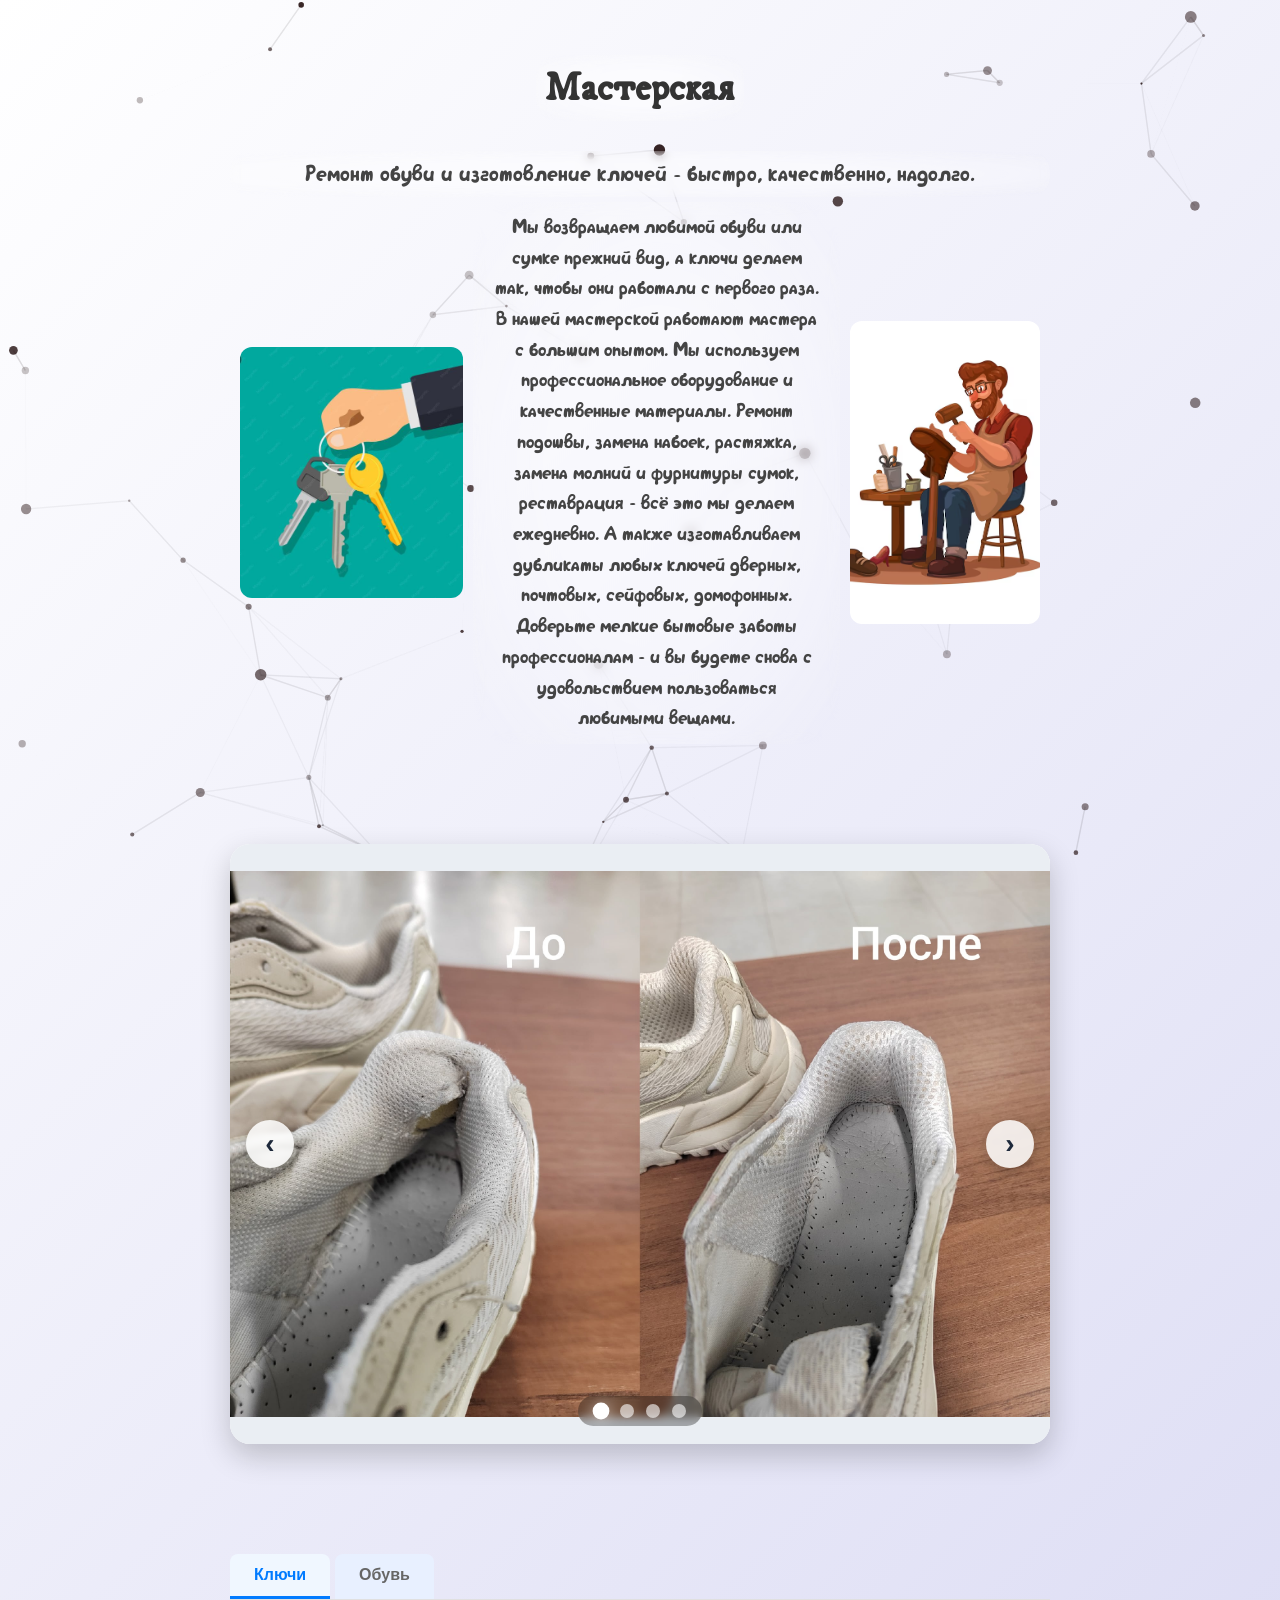
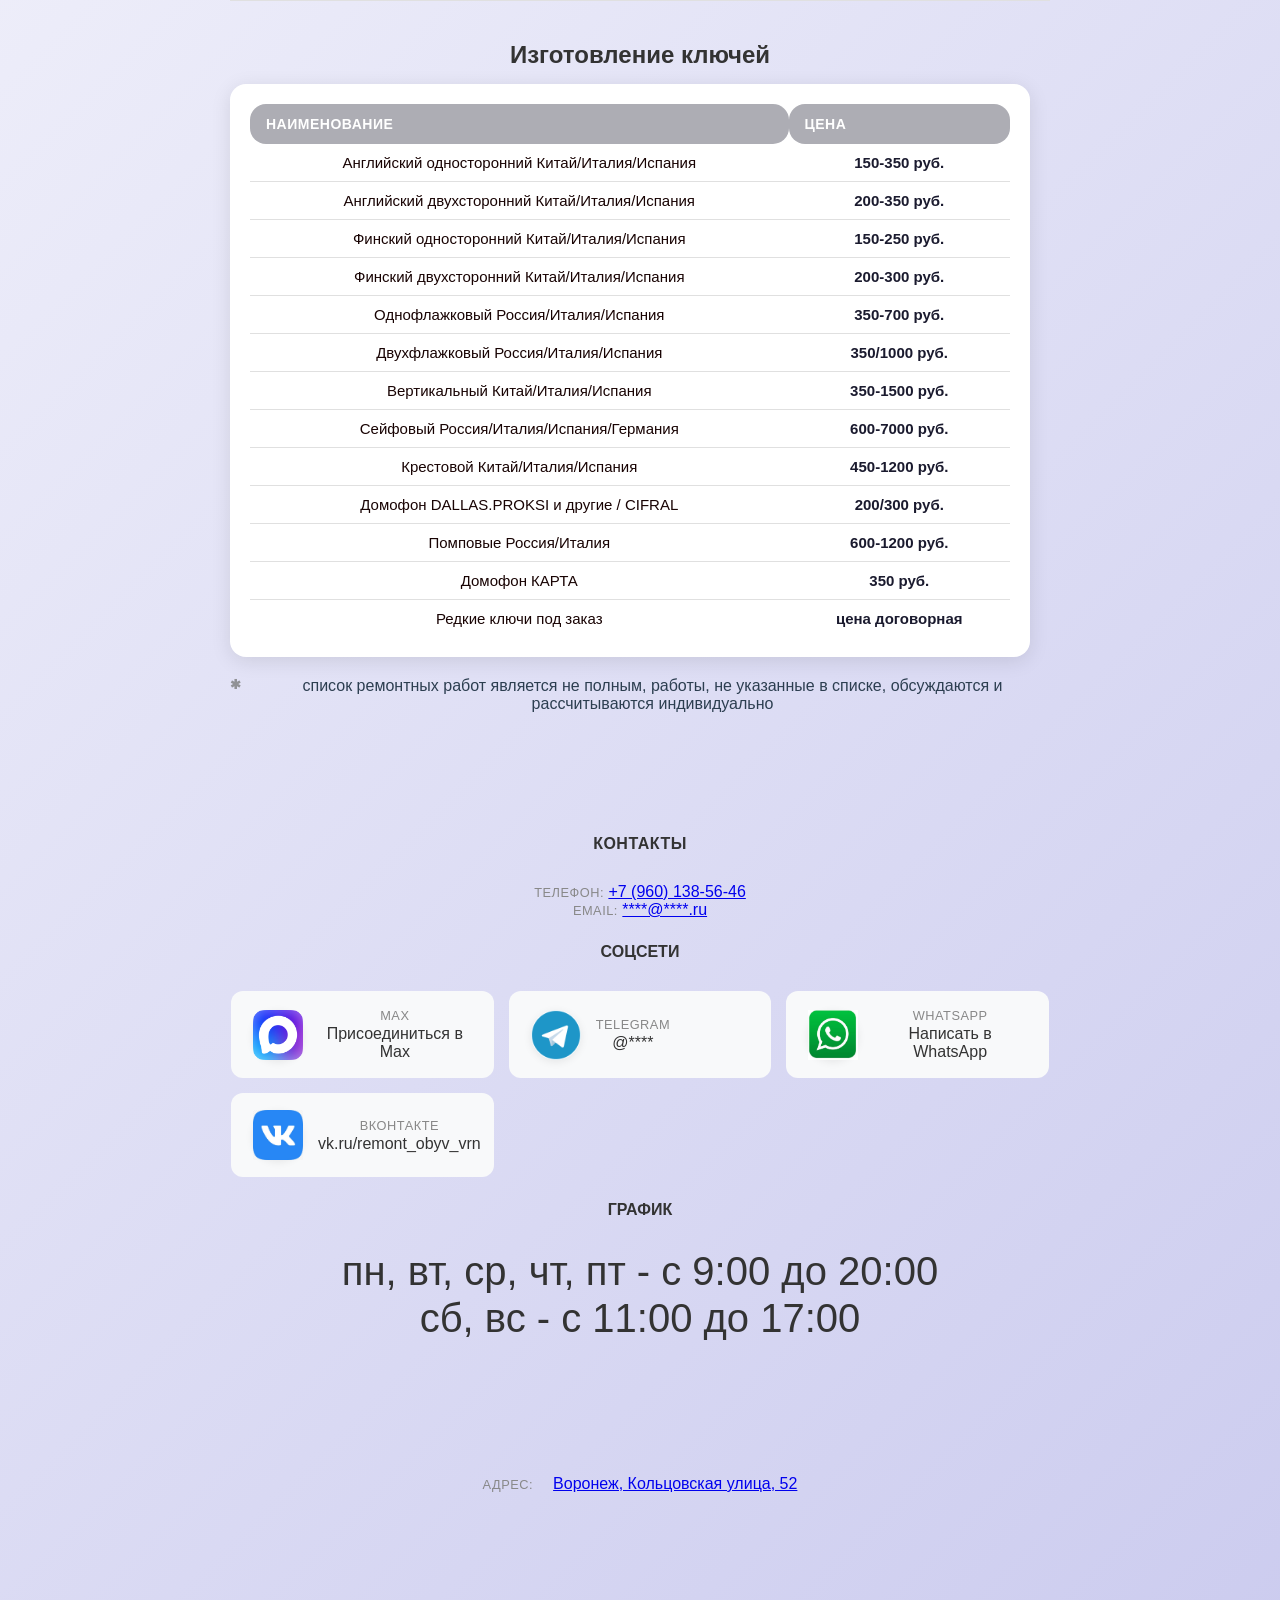
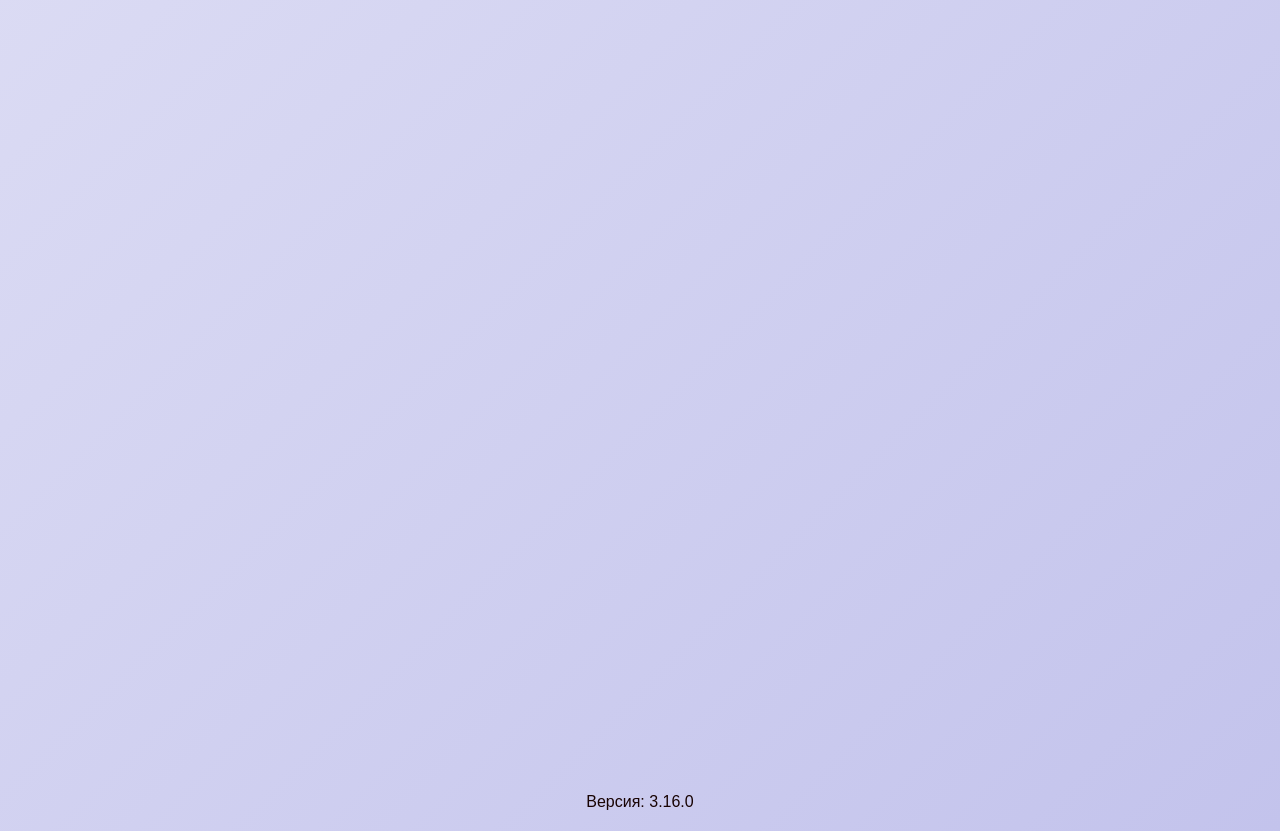
<file: index.html>
<!DOCTYPE html>
<html lang="ru">
<head>
    <meta charset="UTF-8">
    <meta name="viewport" content="width=device-width, initial-scale=1.0">
    <title>Мастерская </title>

    <link rel="stylesheet" href="style/style.css">
    <link rel="icon" type="image/png" sizes="32x32" href="static/img/header/icon_logo32x32.png">
    <link rel="icon" type="image/png" sizes="16x16" href="static/img/header/icon_logo16x16.png">
    <link rel="icon" type="image/png" sizes="64x64" href="static/img/header/icon_logo64x64.png">
    <link rel="shortcut icon" href="static/img/header/icon_logo32x32.png">
</head>
<body class="dynamic-bg">
    <!-- ===== HEADER ===== -->
    <header class="card vertical-stack">
        <div class="center-items vertical-stack">
            <h1 class="font-Font_Broadsheet">Мастерская</h1>
            <p class="header-pre-description font-Font_Boingster">Ремонт обуви и изготовление ключей - быстро, качественно, надолго.</p>
        </div>

        <div class="responsive-stack center-items">
            <div class="center-items">
                <img src="static/img/header/key-man.jpg" alt="мастер ключник">
            </div>
            <div class="vertical-stack header-description font-Font_Boingster">
                <p>Мы возвращаем любимой обуви или сумке прежний вид,  а ключи делаем так, чтобы они работали с первого раза. 
                    В нашей мастерской работают мастера с большим опытом. Мы используем профессиональное оборудование и качественные материалы. 
                    Ремонт подошвы, замена набоек, растяжка, замена  молний и фурнитуры сумок, реставрация - всё это мы делаем ежедневно.
                    А также изготавливаем дубликаты любых ключей  дверных, почтовых, сейфовых, домофонных.
                    Доверьте мелкие бытовые заботы профессионалам - и вы будете снова с удовольствием пользоваться любимыми вещами.</p>
            </div>
            <div class="center-items">
                <img src="static/img/header/shoe-man.jpg" alt="мастер сапожник">
            </div>
        </div>
    </header>

    <!-- ===== СЛАЙДЕР ===== -->
    <section>
        <div class="card">
            <div class="slider-container">
                <div class="slider-wrapper" id="sliderWrapper"></div>
                <button class="arrow arrow-left" id="prevBtn">‹</button>
                <button class="arrow arrow-right" id="nextBtn">›</button>
                <div class="dots-container" id="dotsContainer"></div>
            </div>
        </div>
    </section>

    <!-- ===== ВКЛАДКИ ===== -->
    <section>
        <div class="card">
            <div class="tabs">
                <div class="tab-header">
                    <button class="tab-btn active" data-tab="watches">Ключи</button>
                    <button class="tab-btn" data-tab="shoes">Обувь</button>
                    <!--
                    <button class="tab-btn" data-tab="jewelry">Ювелирка</button>
                    <button class="tab-btn" data-tab="other">Другое</button>
                    -->

                </div>
                <div class="tab-content">
                    <div class="tab-panel active" id="watches">
                        <h2>Изготовление ключей</h2>
                        <div class="table-container">
                            <table>
                              <thead>
                                <tr>
                                  <th>Наименование</th>
                                  <th>Цена</th>
                                </tr>
                              </thead>
                              <tbody>
                                <tr><td>Английский односторонний Китай/Италия/Испания</td><td class="price">150-350 руб.</td></tr>
                                <tr><td>Английский двухсторонний Китай/Италия/Испания</td><td class="price">200-350 руб.</td></tr>
                                <tr><td>Финский односторонний Китай/Италия/Испания</td><td class="price">150-250 руб.</td></tr>
                                <tr><td>Финский двухсторонний Китай/Италия/Испания</td><td class="price">200-300 руб.</td></tr>
                                <tr><td>Однофлажковый Россия/Италия/Испания</td><td class="price">350-700 руб.</td></tr>
                                <tr><td>Двухфлажковый Россия/Италия/Испания</td><td class="price">350/1000 руб.</td></tr>
                                <tr><td>Вертикальный Китай/Италия/Испания</td><td class="price">350-1500 руб.</td></tr>
                                <tr><td>Сейфовый Россия/Италия/Испания/Германия</td><td class="price">600-7000 руб.</td></tr>
                                <tr><td>Крестовой Китай/Италия/Испания</td><td class="price">450-1200 руб.</td></tr>
                                <tr><td>Домофон DALLAS.PROKSI и другие / CIFRAL</td><td class="price">200/300 руб.</td></tr>
                                <tr><td>Помповые Россия/Италия</td><td class="price">600-1200 руб.</td></tr>
                                <tr><td>Домофон КАРТА</td><td class="price">350 руб.</td></tr>
                                <!--
                                    <tr><td>Автомобильный с местом под чип</td><td class="price">1500-3000 руб.</td></tr>
                                    <tr><td>Автомобильный выкидной</td><td class="price">2500-3500 руб.</td></tr>
                                    <tr><td>Автомобильный LADA Китай/Италия/Испания</td><td class="price">350-500 руб.</td></tr>
                                    <tr><td>Автомобильный иномарка Китай/Италия/Испания</td><td class="price">700-1200 руб.</td></tr>
                                    <tr><td>Автомобильный иномарка (спецключ)</td><td class="price">1200-1800 руб.</td></tr>
                                <tr><td>Прописать чип</td><td class="price">1000-8000 руб.</td></tr>
                                <tr><td>Удаление чипа из старого ключа</td><td class="price">1000-2500 руб.</td></tr>
                                -->

                                <tr><td>Редкие ключи под заказ</td><td class="price ">цена договорная</td></tr>
                              </tbody>
                            </table>
                        </div>
                    </div>
                    <div class="tab-panel" id="shoes">
                        <h2>Обувь</h2>
                        <div class="table-container">
                            <table>
                              <thead>
                                <tr>
                                  <th>Наименование</th>
                                  <th>Кол-во</th>
                                  <th>Цена</th>
                                </tr>
                              </thead>
                              <tbody>
                                <tr><td>Набойки полиуретановые</td><td>1 пара</td><td class="price">700-2000 руб.</td></tr>
                                <tr><td>Набойки металлические</td><td>1 пара</td><td class="price">800 руб.</td></tr>
                                <tr><td>Супинатор</td><td>1 шт</td><td class="price">1000-1500 руб.</td></tr>
                                <tr><td>Укрепление каблука</td><td>1 шт</td><td class="price">600-1000 руб.</td></tr>
                                <tr><td>Косячки полиуретановые</td><td>1 пара</td><td class="price">600-1000 руб.</td></tr>
                                <tr><td>Профилактика мужская полиуретановая</td><td class="price">1 пара</td><td class="price">2000-2500 руб.</td></tr>
                                <tr><td>Профилактика женская полиуретановая</td><td class="price">1 пара</td><td class="price">2000-2500 руб.</td></tr>
                                <tr><td>Установка молнии в обувь</td><td>1 шт</td><td class="price">700-1500 руб.</td></tr>
                                <tr><td>Установка молнии в сумку</td><td>1 шт</td><td class="price">1000-2000 руб.</td></tr>
                                <tr><td>Латка</td><td>1 шт</td><td class="price">800-1500 руб.</td></tr>
                                <tr><td>Установка резинок разных типов</td><td>1 шт</td><td class="price">300-500 руб.</td></tr>
                                <tr><td>Липучки</td><td>1 шт</td><td class="price">300-500 руб.</td></tr>
                                <tr><td>Ушивка (до 5см)</td><td>1 шт</td><td class="price">200-300 руб.</td></tr>
                                <tr><td>Прошивка / пробивка</td><td>1 пара</td><td class="price">1000-2000 руб. / 800 руб.</td></tr>
                                <tr><td>Бегунки (одежда/обувь/сумка)</td><td>1 шт</td><td class="price">350-500 руб.</td></tr>
                                <tr><td>Установка пряжек (без их стоимости)</td><td>1 шт</td><td class="price">500-800 руб.</td></tr>
                                <tr><td>Стельки (основные/полустельки/кожаные)</td><td>1 пара</td><td class="price">300-500 руб. / 300-500 руб. / 500-1500 руб.</td></tr>
                                <tr><td>Замена каблуков (мужские)</td><td>1 пара</td><td class="price">1800-2000 руб.</td></tr>
                                <tr><td>Замена каблуков (женские)</td><td>1 пара</td><td class="price">1800-2500 руб.</td></tr>
                                <tr><td>Замена подошвы</td><td>1 пара</td><td class="price">3000-5000 руб.</td></tr>
                                <tr><td>Покраска каблуков</td><td>1 пара</td><td class="price">1500-2000 руб.</td></tr>
                                <tr><td>Растяжка сапог</td><td>1 пара</td><td class="price">1200 руб.</td></tr>
                                <tr><td>Ушивка сапог</td><td>1 пара</td><td class="price">2500-3500 руб.</td></tr>
                                <tr><td>Установка жестких задников</td><td>1 пара</td><td class="price">3000 руб.</td></tr>
                                <tr><td>Установка мягких задников</td><td>1 пара</td><td class="price">1500-3000 руб.</td></tr>
                                <tr><td>Забивка каблуков</td><td>1 пара</td><td class="price">800-1500 руб.</td></tr>
                                <tr><td>Обрезка голенищ у сапог</td><td>1 пара</td><td class="price">2000-3500 руб.</td></tr>
                                <tr><td>Врезка молний в сапоги</td><td>1 пара</td><td class="price">3000-4000 руб.</td></tr>
                              </tbody>
                            </table>
                        </div>
                    </div>
                    <!--
                    <div class="tab-panel" id="jewelry">
                        <h2>Ювелирка</h2>
                        <div class="tabs sub-tabs">
                            <div class="tab-header">
                                <button class="tab-btn active" data-tab="repair">Ремонт</button>
                                <button class="tab-btn" data-tab="manufacturing">Обслуживание</button>
                            </div>
                            <div class="tab-content">
                                <div class="tab-panel active" id="repair">
                                    <h3>Ремонт</h3>
                                    <div class="table-container">

                                    <table>
                                        <thead>
                                            <tr>
                                                <th>Наименование</th>
                                                <th>Цена</th>
                                            </tr>
                                        </thead>
                                        <tbody>
                                            <tr><td>Изменение размера колец (золото)</td><td>договорная</td></tr>
                                            <tr><td>Изменение размера колец (серебро)</td><td>договорная</td></tr>
                                            <tr><td>Укорачивание цепочек (золото)</td><td>договорная</td></tr>
                                            <tr><td>Укорачивание цепочек (серебро)</td><td>договорная</td></tr>
                                            <tr><td>Пайка (золото)</td><td>договорная</td></tr>
                                            <tr><td>Пайка (серебро)</td><td>договорная</td></tr>
                                        </tbody>
                                    </table>
                                </div>
                            </div>
                            <div class="tab-panel" id="manufacturing">
                                    <h3>
                                        Обслуживание
                                    </h3>
                                    <div class="table-container">

                                        <table>
                                            <thead>
                                            <tr>
                                                <th>Наименование</th>
                                                <th>Цена</th>
                                            </tr>
                                            </thead>
                                            <tbody>
                                                <tr><td>Замена камней</td><td>договорная</td></tr>
                                                <tr><td>Чистка</td><td>договорная</td></tr>
                                                <tr><td>Полировка</td><td>договорная</td></tr>
                                            </tbody>
                                        </table>
                                    </div>
                                </div>
                            </div>
                        </div>
                    </div>
                    <div class="tab-panel" id="other">
                        <h2>Другое</h2>
                        <div class="table-container">
                            <table>
                            <thead>
                                <tr>
                                <th>Наименование</th>
                                <th>Цена</th>
                                </tr>
                            </thead>
                            <tbody>
                                <tr><td>****</td><td>****</td></tr>

                            </tbody>
                            </table>
                        </div>
                    </div>
                        -->

                </div>
            </div>
            <ul>
                <li class="footnote-star footnote-text"> список ремонтных работ является не полным, работы, не указанные в списке, обсуждаются и рассчитываются индивидуально </li>
            </ul>
        </div>
    </section>
    <!-- ===== КОНТАКТЫ ===== -->
    <section>
        <div class="card">
            <div class="contacts">
                <div class="contacts-list">  
                    <div>
                        <h2 class="contact-label">Контакты</h2>
                    </div>
                    <div>
                        <span class="contact-label">Телефон:</span>
                        <a href="tel:+79601385646" class="contact-link">+7 (960) 138-56-46</a>
                    </div>
                    <div>
                        <span class="contact-label">Email:</span>
                        <a href="mailto:****@****.ru" class="contact-link">****@****.ru</a>
                    </div>
                </div>
            </div>

            <div class="contacts">
                <h2>СОЦСЕТИ</h2>
                <div class="contacts-grid">
                    <!-- Max -->
                    <a href="https://max.ru/join/xgY0SPSC2Ua8RgLsNN2Lj58S5lH-LuFKdE69mcagC6w" target="_blank" class="contact-item">
                        <div class="contact-icon">
                            <img src="static\img\icon\Max.png" alt="max">
                        </div>
                        <div class="contact-info">
                            <span class="contact-label">Max</span>
                            <span class="contact-value">Присоединиться в Max</span>
                        </div>
                    </a>

                    <!-- Telegram -->
                    <a href="https://t.me/****" target="_blank" class="contact-item">
                        <div class="contact-icon">
                            <img src="static\img\icon\Telegram.png" alt="max">
                        </div>
                        <div class="contact-info">
                            <span class="contact-label">Telegram</span>
                            <span class="contact-value">@****</span>
                        </div>
                    </a>
                                        
                    <!-- WhatsApp -->
                    <a href="https://wa.me/****" target="_blank" class="contact-item">
                        <div class="contact-icon">
                            <img src="static\img\icon\WhatsApp.jpg" alt="max">
                        </div>
                        <div class="contact-info">
                            <span class="contact-label">WhatsApp</span>
                            <span class="contact-value">Написать в WhatsApp</span>
                        </div>
                    </a>
                    
                    <!-- VK -->
                    <a href="https://vk.ru/remont_obyv_vrn" target="_blank" class="contact-item">
                        <div class="contact-icon">
                            <img src="static\img\icon\Wk.jpg" alt="max">
                        </div>
                        <div class="contact-info">
                            <span class="contact-label">ВКонтакте</span>
                            <span class="contact-value">vk.ru/remont_obyv_vrn</span>
                        </div>
                    </a>
                </div>
            </div>
            <div class="contacts">
                <h2>ГРАФИК</h2>
                <div class="contact-info">
                    <span class="contact-value graphick-text">пн, вт, ср, чт, пт - с 9:00 до 20:00</span>
                    <span class="contact-value graphick-text">сб, вс - с 11:00 до 17:00</span>

                </div>

            </div>

        </div>
    </section>
    <!-- ===== КАРТА ===== -->
    <section >
        <div class="card">
            <div class="address-info address">

                <span class="address-label">Адрес:</span>
                <a href="https://yandex.ru/maps/-/CTWTFVM6" class="address-link">Воронеж, Кольцовская улица, 52</a>

            </div>
            <div class="map-wrapper">
                <iframe src="https://yandex.ru/map-widget/v1/?ll=39.191086%2C51.667693&mode=poi&poi%5Bpoint%5D=39.191082%2C51.667895&poi%5Buri%5D=ymapsbm1%3A%2F%2Forg%3Foid%3D88310254451&z=19.6" allowfullscreen="true"></iframe>
            </div>
        </div>
    </section>

    <script src="js/script.js"></script>

    <footer>
        <a href="about.html" id="version-link" style="text-decoration: none; color: inherit; cursor: default;">
            <span id="version">Версия: ...</span>
        </a>
    </footer>
    
    <script src="js/version.js"></script>
    <script>
        const versionSpan = document.getElementById('version');
        const versionLink = document.getElementById('version-link');
        versionSpan.textContent = 'Версия: ' + SITE_VERSION;
        

    </script>
</body>
</html>
</file>
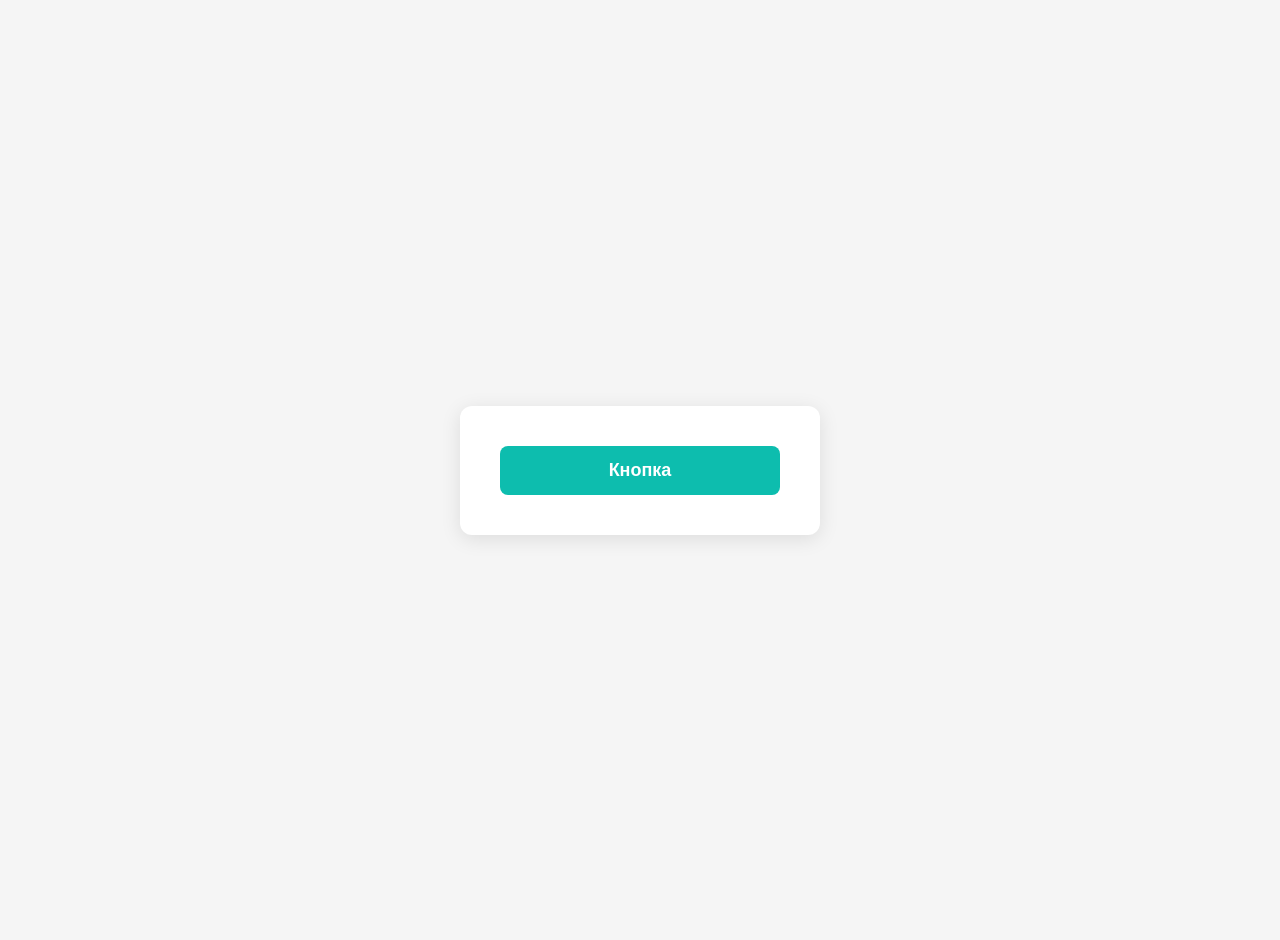
<file: about.html>
<!DOCTYPE html>
<html lang="ru">
<head>
    <meta charset="UTF-8">
    <meta name="viewport" content="width=device-width, initial-scale=1.0">
    <link rel="stylesheet" href="style/style_about.css">
    <title>Навигация</title>

</head>
<body>
    <div class="container">
        <div class="btn-group">
            <a href="testpage.html" class="btn btn-color">Кнопка</a>
        </div>
    </div>
</body>
</html>
</file>
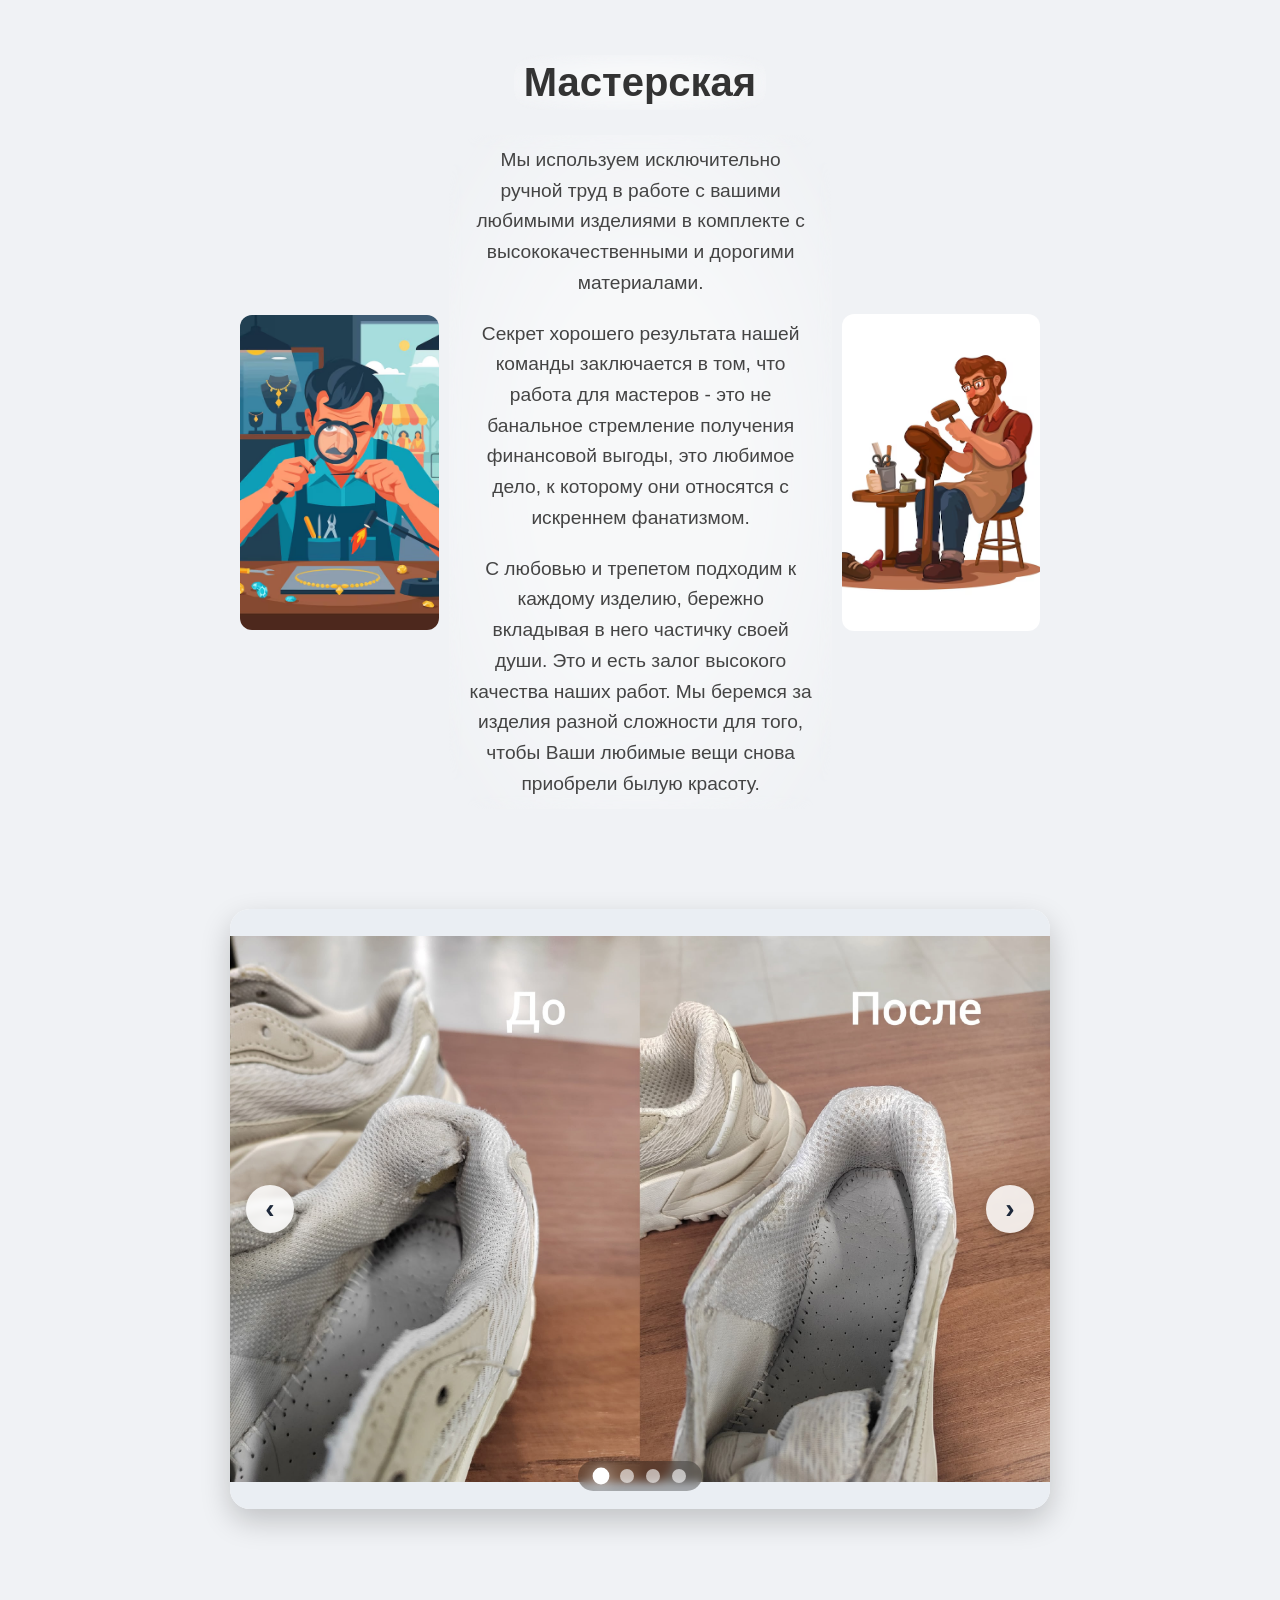
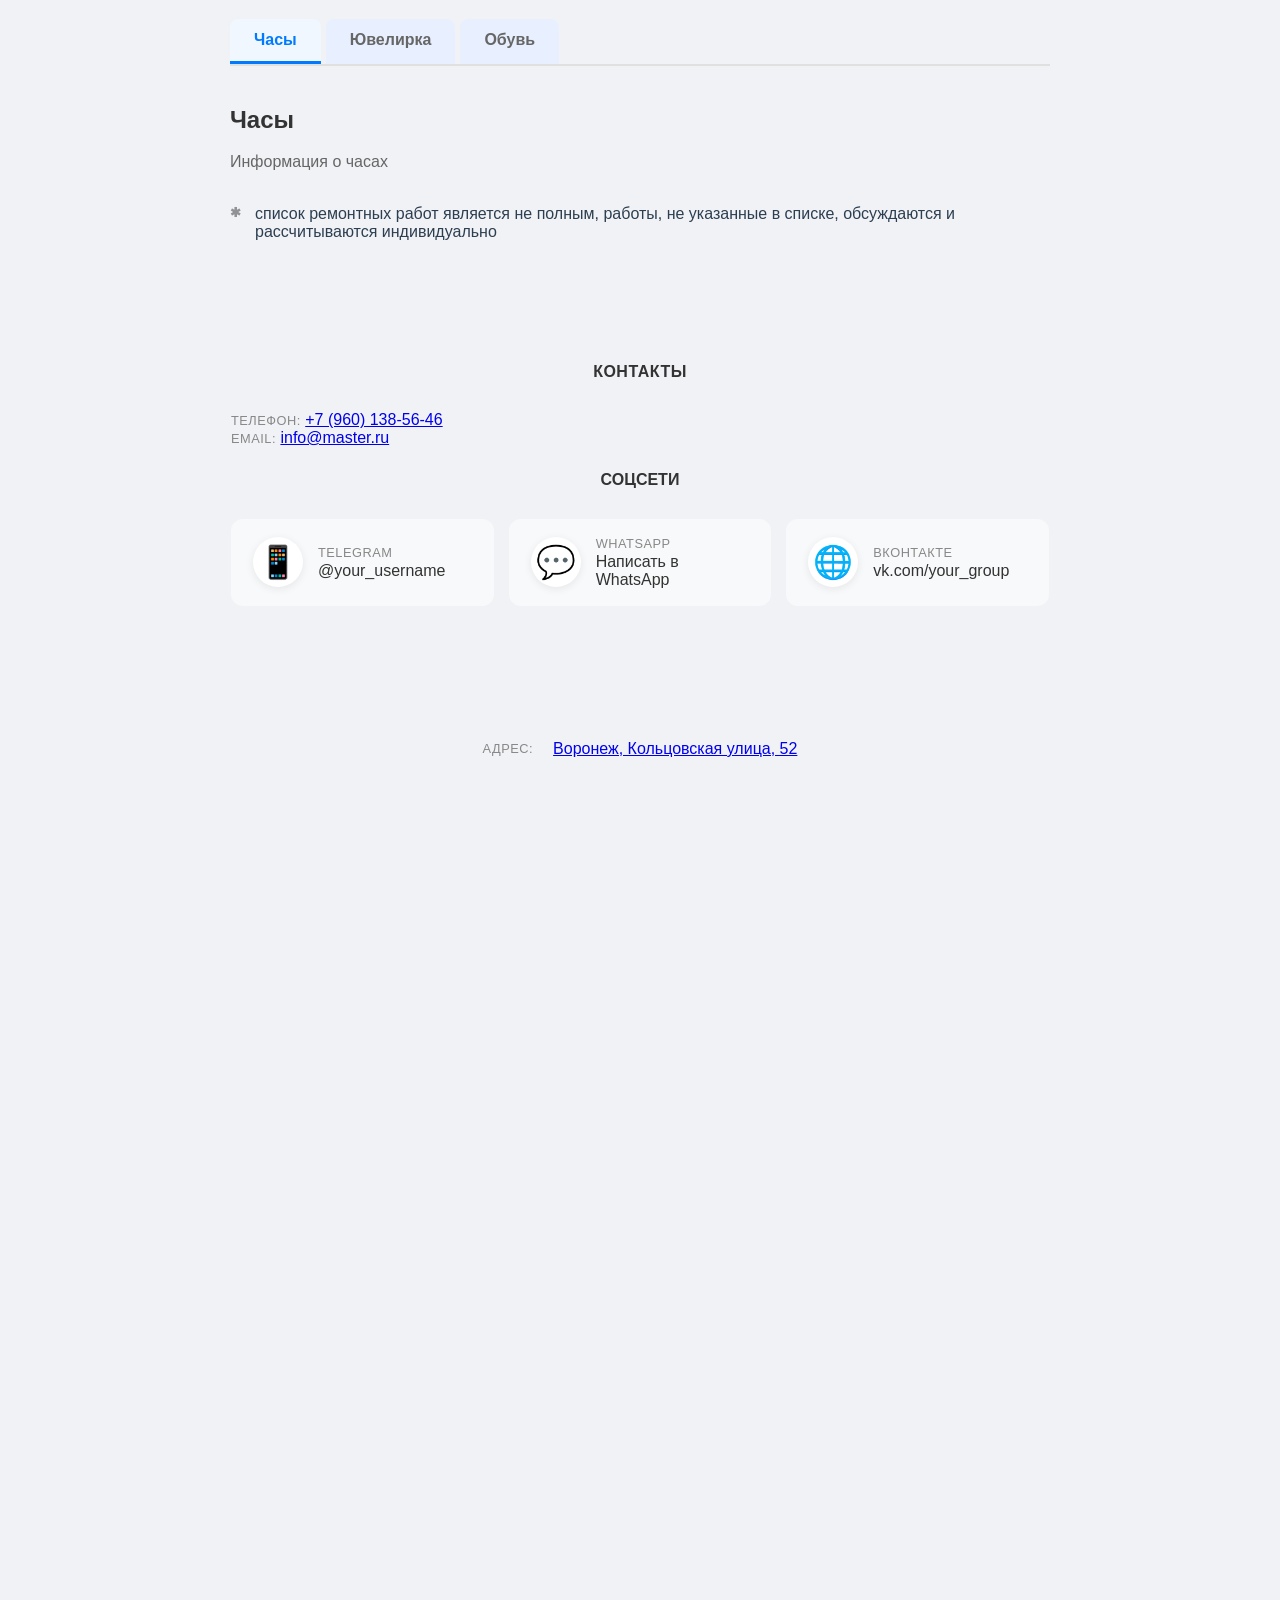
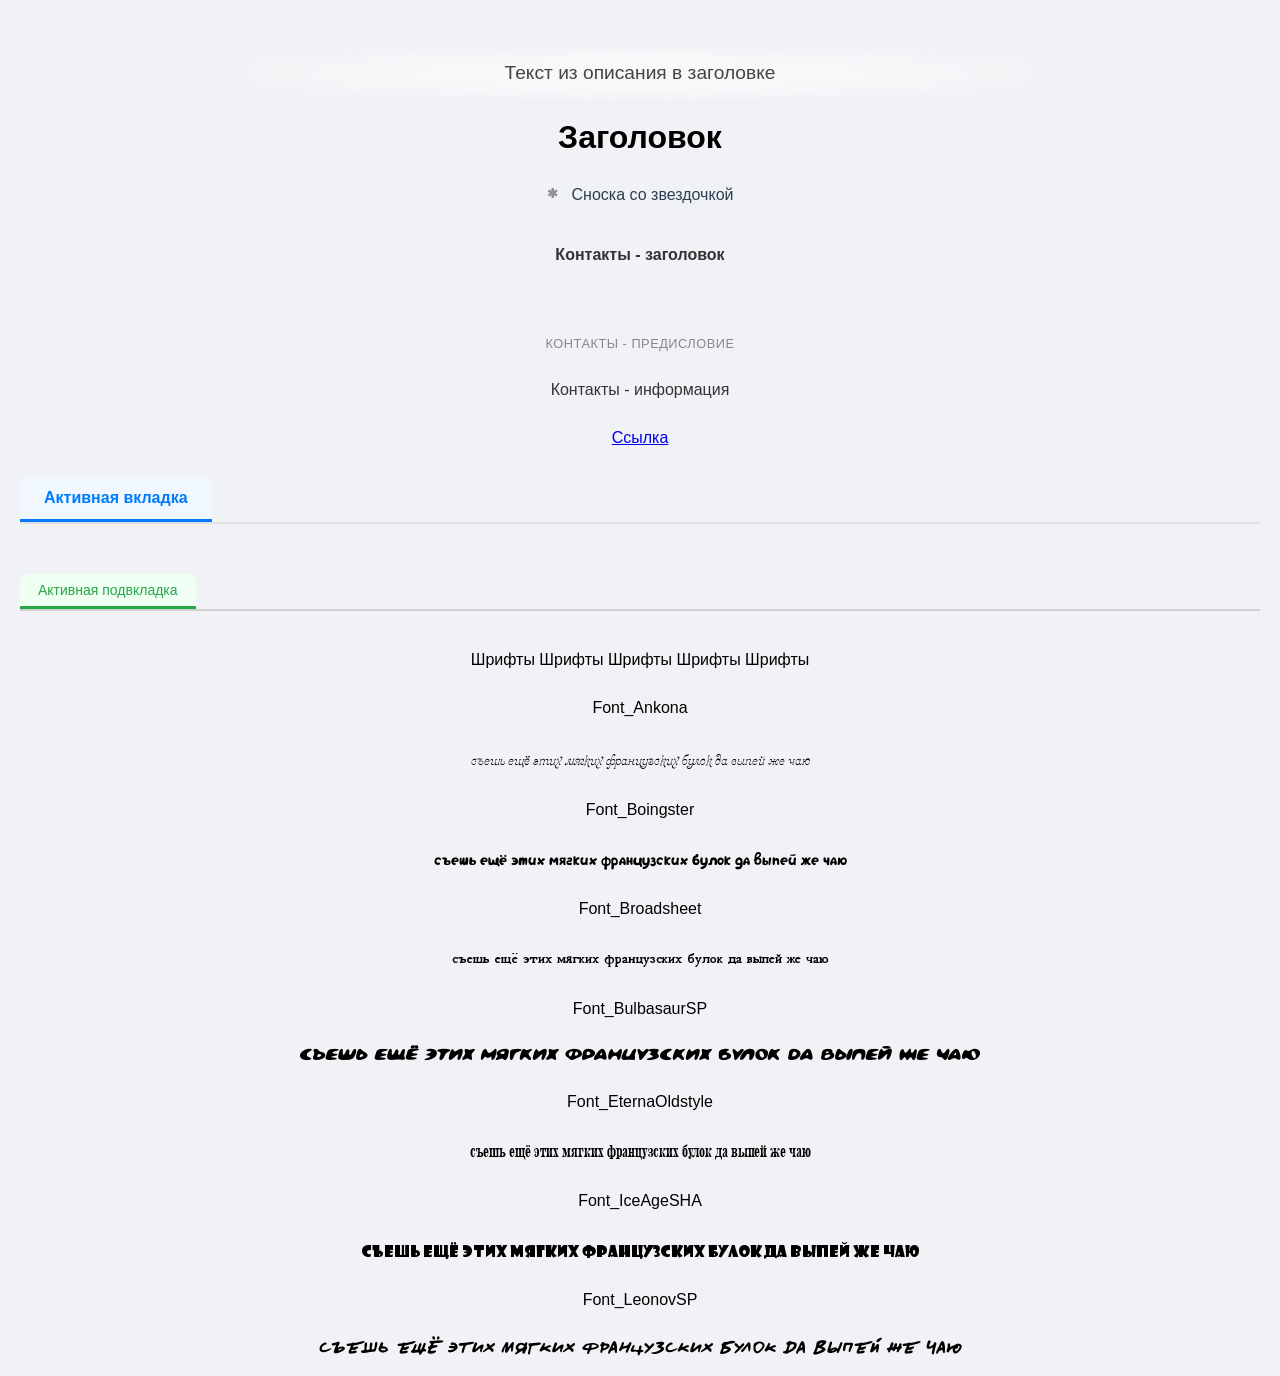
<file: testpage.html>
<!DOCTYPE html>
<html lang="ru">
<head>
    <meta charset="UTF-8">
    <meta name="viewport" content="width=device-width, initial-scale=1.0">
    <title>Мастерская </title>
    <link rel="stylesheet" href="style/style.css">
</head>
<body>
    <!-- ===== HEADER ===== -->
    <header class="card vertical-stack">
        <div class="center-items">
            <h1>Мастерская</h1>
        </div>

        <div class="responsive-stack center-items">
            <div class="center-items">
                <img src="static/img/header/jawel-man.jpg" alt="мастер ювелир">
            </div>
            <div class="vertical-stack header-description">
                <p>Мы используем исключительно ручной труд в работе с вашими любимыми изделиями в комплекте с высококачественными и дорогими материалами.</p>
                <p>Секрет хорошего результата нашей команды заключается в том, что работа для мастеров - это не банальное стремление получения финансовой выгоды, это любимое дело, к которому они относятся с искреннем фанатизмом.</p>
                <p>С любовью и трепетом подходим к каждому изделию, бережно вкладывая в него частичку своей души. Это и есть залог высокого качества наших работ. Мы беремся за изделия разной сложности для того, чтобы Ваши любимые вещи снова приобрели былую красоту.</p>
            </div>
            <div class="center-items">
                <img src="static/img/header/shoe-man.jpg" alt="мастер сапожник">
            </div>
        </div>
    </header>

    <!-- ===== СЛАЙДЕР ===== -->
    <section>
        <div class="card">
            <div class="slider-container">
                <div class="slider-wrapper" id="sliderWrapper"></div>
                <button class="arrow arrow-left" id="prevBtn">‹</button>
                <button class="arrow arrow-right" id="nextBtn">›</button>
                <div class="dots-container" id="dotsContainer"></div>
            </div>
        </div>
    </section>

    <!-- ===== ВКЛАДКИ ===== -->
    <section>
        <div class="card">
            <div class="tabs">
                <div class="tab-header">
                    <button class="tab-btn active" data-tab="watches">Часы</button>
                    <button class="tab-btn" data-tab="jewelry">Ювелирка</button>
                    <button class="tab-btn" data-tab="shoes">Обувь</button>
                </div>
                <div class="tab-content">
                    <div class="tab-panel active" id="watches">
                        <h2>Часы</h2>
                        <p>Информация о часах</p>
                    </div>
                    <div class="tab-panel" id="jewelry">
                        <h2>Ювелирка</h2>
                        <div class="tabs sub-tabs">
                            <div class="tab-header">
                                <button class="tab-btn active" data-tab="repair">Ремонт</button>
                                <button class="tab-btn" data-tab="manufacturing">Изготовление</button>
                            </div>
                            <div class="tab-content">
                                <div class="tab-panel active" id="repair">
                                    <h3>Ремонт ювелирных изделий</h3>
                                    <p>Информация о ремонте ювелирных изделий</p>
                                </div>
                                <div class="tab-panel" id="manufacturing">
                                    <h3>Изготовление ювелирных изделий</h3>
                                    <p>Информация об изготовлении ювелирных изделий</p>
                                </div>
                            </div>
                        </div>
                    </div>
                    <div class="tab-panel" id="shoes">
                        <h2>Обувь</h2>
                        <p>Информация об обуви</p>
                    </div>
                </div>
            </div>
            <ul>
                <li class="footnote-star footnote-text"> список ремонтных работ является не полным, работы, не указанные в списке, обсуждаются и рассчитываются индивидуально </li>
            </ul>
        </div>
    </section>
    <!-- ===== КОНТАКТЫ ===== -->
    <section>
        <div class="card">
            <div class="contacts">
                <div class="contacts-list">  
                    <div>
                        <h2 class="contact-label">Контакты</h2>
                    </div>
                    <div>
                        <span class="contact-label">Телефон:</span>
                        <a href="tel:+79601385646" class="contact-link">+7 (960) 138-56-46</a>
                    </div>
                    <div>
                        <span class="contact-label">Email:</span>
                        <a href="mailto:info@master.ru" class="contact-link">info@master.ru</a>
                    </div>
                </div>
            </div>

            <div class="contacts">
                <h2>СОЦСЕТИ</h2>
                <div class="contacts-grid">
                    <!-- Telegram -->
                    <a href="https://t.me/your_username" target="_blank" class="contact-item">
                        <div class="contact-icon">📱</div>
                        <div class="contact-info">
                            <span class="contact-label">Telegram</span>
                            <span class="contact-value">@your_username</span>
                        </div>
                    </a>
                    
                    <!-- WhatsApp -->
                    <a href="https://wa.me/79001234567" target="_blank" class="contact-item">
                        <div class="contact-icon">💬</div>
                        <div class="contact-info">
                            <span class="contact-label">WhatsApp</span>
                            <span class="contact-value">Написать в WhatsApp</span>
                        </div>
                    </a>
                    
                    <!-- VK -->
                    <a href="https://vk.com/your_group" target="_blank" class="contact-item">
                        <div class="contact-icon">🌐</div>
                        <div class="contact-info">
                            <span class="contact-label">ВКонтакте</span>
                            <span class="contact-value">vk.com/your_group</span>
                        </div>
                    </a>
                </div>
            </div>
        </div>
    </section>
    <!-- ===== КАРТА ===== -->
    <section >
        <div class="card">
            <div class="address-info address">

                <span class="address-label">Адрес:</span>
                <a href="https://yandex.ru/maps/-/CTWTFVM6" class="address-link">Воронеж, Кольцовская улица, 52</a>

            </div>
            <div class="map-wrapper">
                <iframe src="https://yandex.ru/map-widget/v1/?ll=39.191086%2C51.667693&mode=poi&poi%5Bpoint%5D=39.191082%2C51.667895&poi%5Buri%5D=ymapsbm1%3A%2F%2Forg%3Foid%3D88310254451&z=19.6" allowfullscreen="true"></iframe>
            </div>
        </div>
    </section>

    <script src="js/script.js"></script>


    <div class="vertical-stack header-description">
        <p> Текст из описания в заголовке</p>
    </div>
    <h1>    Заголовок</h1>
    <li class="footnote-star footnote-text"> Сноска со звездочкой </li>    
    <div class="contacts">
            <h2>Контакты - заголовок</h2>
    </div>

    <span class="contact-label">Контакты - предисловие</span>
    <span class="contact-value">Контакты - информация</span>
    <a href="testpage.html"  class="address-link"> Ссылка</a>

    <div class="tabs">
        <div class="tab-header">
            <button class="tab-btn active" data-tab="watches">Активная вкладка</button>
        </div>
    </div>

    <div class="tabs sub-tabs">
        <div class="tab-header">
            <button class="tab-btn active" data-tab="repair">Активная подвкладка</button>
        </div>
    </div>
        <a>Шрифты Шрифты Шрифты Шрифты Шрифты</a>
    <span> Font_Ankona         </span><span class="font-Font_Ankona">        съешь ещё этих мягких французских булок да выпей же чаю</span>
    <span> Font_Boingster      </span><span class="font-Font_Boingster">     съешь ещё этих мягких французских булок да выпей же чаю</span>
    <span> Font_Broadsheet     </span><span class="font-Font_Broadsheet">    съешь ещё этих мягких французских булок да выпей же чаю</span>
    <span> Font_BulbasaurSP    </span><span class="font-Font_BulbasaurSP">   съешь ещё этих мягких французских булок да выпей же чаю</span>
    <span> Font_EternaOldstyle </span><span class="font-Font_EternaOldstyle">съешь ещё этих мягких французских булок да выпей же чаю</span>
    <span> Font_IceAgeSHA      </span><span class="font-Font_IceAgeSHA">     съешь ещё этих мягких французских булок да выпей же чаю</span>
    <span> Font_LeonovSP       </span><span class="font-Font_LeonovSP">      съешь ещё этих мягких французских булок да выпей же чаю</span>

</body>
</html>
</file>
<file: style/style.css>
* {
    box-sizing: border-box;
    margin: 0;
    padding: 0;
}

/* ===== ОБЩИЕ СТИЛИ ===== */
body {
    width: 100%;
    display: flex;
    flex-direction: column;
    align-items: center;
    margin: 0 auto;
    max-width: 1400px;
    min-height: 100vh;
    background: #f0f2f5;
    font-family: 'Segoe UI', Tahoma, Geneva, Verdana, sans-serif;
    padding: 20px;
    gap: 30px;
}

/* ===== ОБЩИЙ БЛОК (без тени) ===== */
.card {
    width: 100%;
    max-width: 900px;
    background: #ffffff00;
    border-radius: 20px;
    padding: 30px;
    box-sizing: border-box;
}

/* ===== HEADER ===== */


header.card {
    padding: 30px;
}

header img {
    width: 100%;
    max-width: 100%;
    height: auto;
    flex-shrink: 1;
    border-radius: 12px;
}

header h1 {
    font-size: 2.5rem;
    color: #333;
    margin-bottom: 20px;
    position: relative;
    z-index: 1;
}
header h1::before, 
.header-pre-description::before {
    content: "";
    position: absolute;
    top: -5px;
    bottom: -5px;
    left: -10px;
    right: -10px;
    
    background-color: rgba(255, 255, 255, 0.45); /* Белый полупрозрачный фон */
    
    backdrop-filter: blur(5px); /* Размытие фона сзади */
    -webkit-backdrop-filter: blur(5px);
    
    /* Мягкие растворяющиеся края */
    -webkit-mask-image: radial-gradient(ellipse at center, black 40%, transparent 95%);
    mask-image: radial-gradient(ellipse at center, black 40%, transparent 95%);
    
    z-index: -1; /* Прячем пелену за текст */
    border-radius: 20px;
    pointer-events: none;
}

/* Корректировка для мобильных, чтобы отступы не ломали верстку */
@media (max-width: 800px) {
    header h1, 
    .header-pre-description {
        padding: 8px 10px !important;
    }
    
    header h1::before, 
    .header-pre-description::before {
        left: -5px;
        right: -5px;
        top: -2px;
        bottom: -2px;
    }
}
/* ===== СЕКЦИИ ===== */
section {
    width: 100%;
    display: flex;
    justify-content: center;
    box-sizing: border-box;
}

section .card {
    max-width: 900px;
}

/* ===== СЛАЙДЕР (ТОЛЬКО ЗДЕСЬ ТЕНЬ!) ===== */
.slider-container {
    position: relative;
    width: 100%;
    border-radius: 20px;
    overflow: hidden;
    background: #fff;
    min-height: 400px;
    /* 👇 ТОЛЬКО ЗДЕСЬ ТЕНЬ */
    box-shadow: 0 12px 30px rgba(0, 0, 0, 0.2);
}

.slider-wrapper {
    display: flex;
    transition: transform 0.5s cubic-bezier(0.25, 0.46, 0.45, 0.94);
    will-change: transform;
}

.slide {
    min-width: 100%;
    height: 600px; 
    display: flex;
    justify-content: center;
    align-items: center;
    background: #eaeef3;
}

.slide img {
    width: 100%;
    height: 100%;
    object-fit: contain;
    display: block;
}

.slide .error-text {
    font-size: 1.2rem;
    color: #e74c3c;
    text-align: center;
    padding: 20px;
}

/* ===== СТРЕЛКИ СЛАЙДЕРА ===== */
.arrow {
    position: absolute;
    top: 50%;
    transform: translateY(-50%);
    width: 48px;
    height: 48px;
    background: rgba(255, 255, 255, 0.85);
    border: none;
    border-radius: 50%;
    font-size: 28px;
    font-weight: bold;
    color: #1e293b;
    cursor: pointer;
    box-shadow: 0 4px 12px rgba(0, 0, 0, 0.2);
    transition: all 0.2s ease;
    display: flex;
    justify-content: center;
    align-items: center;
    z-index: 10;
    backdrop-filter: blur(2px);
    user-select: none;
}

.arrow:hover {
    background: white;
    transform: translateY(-50%) scale(1.08);
    box-shadow: 0 6px 16px rgba(0, 0, 0, 0.3);
}

.arrow:active {
    transform: translateY(-50%) scale(0.95);
}

.arrow-left {
    left: 16px;
}
.arrow-right {
    right: 16px;
}

/* ===== ТОЧКИ СЛАЙДЕРА ===== */
.dots-container {
    position: absolute;
    bottom: 18px;
    left: 50%;
    transform: translateX(-50%);
    display: flex;
    gap: 12px;
    z-index: 10;
    background: rgba(0, 0, 0, 0.3);
    padding: 8px 16px;
    border-radius: 30px;
    backdrop-filter: blur(4px);
}

.dot {
    width: 14px;
    height: 14px;
    border-radius: 50%;
    background: rgba(255, 255, 255, 0.6);
    border: none;
    cursor: pointer;
    transition: background 0.3s, transform 0.2s;
    padding: 0;
}

.dot.active {
    background: #ffffff;
    transform: scale(1.2);
    box-shadow: 0 0 12px rgba(255, 255, 255, 0.6);
}

.dot:hover {
    background: rgba(255, 255, 255, 0.9);
}

/* ===== ВСПОМОГАТЕЛЬНЫЕ КЛАССЫ ===== */
.responsive-stack {
    display: flex;
    flex-direction: column;
    gap: 20px;
}

.center-items {
    display: flex;
    justify-content: center;
    align-items: center;
}

.vertical-stack {
    display: flex;
    flex-direction: column;
    gap: 20px;
}

.header-pre-description {
    position: relative;
    z-index: 1;
    width: 100%;
    max-width: 100%;
    height: auto;
    flex-shrink: 1;
    font-size: 1.4rem;
    line-height: 1.6;
    color: #444;
    text-align: center;
}
.header-description::before {
    content: "";
    position: absolute;
    /* Чуть выходим за пределы текста, чтобы размытие было красивым */
    top: -10px;
    bottom: -10px;
    left: -20px;
    right: -20px;
    
    /* Полупрозрачный белый фон (0.75 = 75% непрозрачности) */
    background-color: rgba(255, 255, 255, 0.45);
    
    /* Размытие фона позади текста */
    backdrop-filter: blur(6px);
    -webkit-backdrop-filter: blur(6px); /* Для Safari */
    
    /* Мягкие растворяющиеся края (радиальный градиент) */
    -webkit-mask-image: radial-gradient(ellipse at center, black 40%, transparent 95%);
    mask-image: radial-gradient(ellipse at center, black 40%, transparent 95%);
    
    z-index: -1; /* Прячем пелену за текст */
    border-radius: 30px;
    pointer-events: none; /* Чтобы пелена не мешала кликам */
}

/* На мобильных делаем пелену чуть плотнее и уменьшаем отступы, чтобы не съедала экран */
@media (max-width: 800px) {
    .header-description {
        padding: 15px 10px !important;
    }
    .header-description::before {
        left: -10px;
        right: -10px;
        top: -5px;
        bottom: -5px;
    }
}
.header-description {
    position: relative;
    z-index: 1;
    width: 100%;
    max-width: 80%;
    height: auto;
    flex-shrink: 1;
    font-size: 1.2rem;
    line-height: 1.6;
    color: #444;
    text-align: center;
}

/* ===== ВКЛАДКИ ===== */
.tabs {
    width: 100%;
}

.tab-header {
    display: flex;
    gap: 5px;
    border-bottom: 2px solid #e0e0e0;
    margin-bottom: 20px;
    flex-wrap: wrap;
}

.tab-btn {
    padding: 12px 24px;
    background: none;
    border: none;
    border-bottom: 3px solid transparent;
    cursor: pointer;
    font-size: 16px;
    font-weight: 600;
    color: #666;
    transition: all 0.3s ease;
    border-radius: 8px 8px 0 0;
    background: #e8f0ff;

}

.tab-btn:hover {
    color: #333;
    background: #f5f5f5;
}

.tab-btn.active {
    color: #007bff;
    border-bottom-color: #007bff;
    background: #f0f7ff;
}

.tab-panel {
    display: none;
    padding: 20px 0;
    animation: fadeIn 0.3s ease;
}

.tab-panel.active {
    display: block;
}

.tab-panel h2 {
    color: #333;
    margin-bottom: 15px;
}

.tab-panel h3 {
    color: #555;
    margin-bottom: 10px;
}

.tab-panel p {
    color: #666;
    line-height: 1.6;
    margin-bottom: 10px;
}

.tab-panel ul {
    list-style: none;
    padding: 0;
}

.tab-panel ul li {
    padding: 8px 0;
    padding-left: 25px;
    border-bottom: 1px solid #f0f0f0;
    color: #555;
    position: relative;
}

.tab-panel ul li::before {
    content: "•";
    color: #007bff;
    font-weight: bold;
    position: absolute;
    left: 0;
}

/* Вложенные вкладки */
.sub-tabs .tab-header {
    border-bottom-color: #d0d0d0;
    margin-bottom: 10px;
}

.sub-tabs .tab-btn {
    font-size: 14px;
    padding: 8px 18px;
    font-weight: 500;
}

.sub-tabs .tab-btn.active {
    color: #28a745;
    border-bottom-color: #28a745;
    background: #f0fff4;
}

.sub-tabs .tab-panel {
    padding: 10px 0;
}

/* ===== сноски ===== */
.footnote-text {
    color: #2c3e50;
    font-size: 16px;
}
.footnote-star {
    list-style: none;
    position: relative;
    padding-left: 25px;
}

.footnote-star::before {
    content: "✱";
    position: absolute;
    left: 0;
    color: #919296;
    font-size: 0.8em;
    font-weight: bold;
}

/* ===== КАРТА ===== */
.map-wrapper {
    width: 100%;
    border-radius: 20px;
    overflow: hidden;
}

.map-wrapper iframe {
    width: 100%;
    height: 400px;
    border: none;
    display: block;
}

/* ===== АНИМАЦИЯ ===== */
@keyframes fadeIn {
    from {
        opacity: 0;
        transform: translateY(10px);
    }
    to {
        opacity: 1;
        transform: translateY(0);
    }
}

/* ===== АДАПТИВ ===== */
@media (min-width: 801px) {
    .responsive-stack {
        flex-direction: row;
        gap: 30px;
    }
    .header-description {
        max-width: 60%;
    }
    header.card {
        padding: 40px 50px;
    }
    .card {
        padding: 40px;
    }
}

@media (max-width: 800px) {
    .card {
        padding: 20px;
    }
    header.card {
        padding: 20px;
    }
    .header-description {
        max-width: 100%;
    }
    header h1 {
        font-size: 2rem;
    }
}
/* ===== ЖЕСТКОЕ ИСПРАВЛЕНИЕ ДЛЯ МОБИЛЬНЫХ (340px и около) ===== */
@media (max-width: 600px) {
    /* 1. Убираем любые отступы у body, которые могут создавать ширину */
    body {
        padding: 5px !important;
        width: 100% !important;
        max-width: 100vw !important;
        overflow-x: hidden !important;
    }

    /* 2. Карточки должны занимать ровно 100% ширины экрана минус отступы */
    .card, header.card {
        width: 100% !important;
        max-width: 100% !important;
        padding: 10px !important;
        margin: 0 !important;
        box-sizing: border-box !important;
    }

    /* 3. Контейнер таблицы не должен иметь внутренних отступов, съедающих место */
    .table-container {
        width: 100% !important;
        max-width: 100% !important;
        padding: 0 !important;
        margin: 0 !important;
        overflow: hidden !important; /* Прячем всё, что вылезает */
        box-sizing: border-box !important;
    }

    /* 4. Убиваем фиксированную ширину таблицы */
    table {
        width: 100% !important;
        min-width: 0 !important; /* Важно! */
        table-layout: fixed !important;
        border-collapse: collapse !important;
    }

    /* 5. Заставляем ячейки сжиматься и переносить текст */
    th, td {
        padding: 6px 4px !important;
        font-size: 12px !important;
        word-break: break-word !important; /* Ломает длинные слова */
        overflow-wrap: anywhere !important;
        white-space: normal !important;
        box-sizing: border-box !important;
    }
    td.price {
        text-align: center !important;
    }
    th:last-child {
        text-align: center !important;
    }
    /* Немного выравниваем заголовки */
    th {
        text-align: center !important;
    }
    
    /* 6. Убираем скругления у заголовков таблицы, чтобы они не выпирали */
    th {
        border-radius: 8px !important; 
    }
}
@media (max-width: 600px) {
    .card {
        padding: 10px; /* Уменьшаем внутренние отступы карточки */
    }
    
    .table-container {
        padding: 10px 5px; /* Уменьшаем отступы вокруг таблицы */
    }
    
    /* Разрешаем тексту в таблице переноситься более агрессивно */
    td, th {
        font-size: 12px;
        padding: 6px 4px;
    }
    .slider-container {
        border-radius: 16px;
        min-height: 260px;
    }
    .slide {
        height: 260px;
    }
    .arrow {
        width: 38px;
        height: 38px;
        font-size: 20px;
    }
    .arrow-left {
        left: 8px;
    }
    .arrow-right {
        right: 8px;
    }
    .dots-container {
        gap: 8px;
        padding: 6px 12px;
        bottom: 12px;
    }
    .dot {
        width: 12px;
        height: 12px;
    }
    .card {
        padding: 15px;
        border-radius: 16px;
    }
    .tab-btn {
        padding: 10px 16px;
        font-size: 14px;
    }
    .tab-header {
        gap: 3px;
    }
    .sub-tabs .tab-btn {
        font-size: 12px;
        padding: 6px 12px;
    }
    .map-wrapper iframe {
        height: 300px;
    }
    header h1 {
        font-size: 1.5rem;
    }
}

/* ===== КАРТА ===== */
.map-wrapper {
    width: 100%;
    max-width: 800px;
    aspect-ratio: 1 / 1; /* Соотношение сторон 1:1 (квадрат) */
    border-radius: 20px;
    overflow: hidden;
    margin: 0 auto;
}

.map-wrapper iframe {
    width: 100%;
    height: 100%;
    border: none;
    display: block;
}

/* ===== КОНТАКТЫ ===== */

.contacts-grid {
    display: grid;
    grid-template-columns: repeat(auto-fit, minmax(250px, 1fr));
    gap: 15px;
}

.contact-item {
    display: flex;
    align-items: center;
    gap: 15px;
    padding: 15px 20px;
    background: #f8f9fa;
    border-radius: 12px;
    text-decoration: none;
    transition: all 0.3s ease;
    border: 2px solid transparent;
}

.contact-item:hover {
    background: #ffffff;
    border-color: #007bff;
    transform: translateY(-2px);
    box-shadow: 0 4px 15px rgba(0, 123, 255, 0.15);
}

.contact-icon {
    font-size: 2rem;
    width: 50px;
    height: 50px;
    display: flex;
    justify-content: center;
    align-items: center;
    background: white;
    border-radius: 50%;
    flex-shrink: 0;
    box-shadow: 0 2px 8px rgba(0, 0, 0, 0.08);
    
}
.contact-icon img {
    width: 100%;
    height: 100%;
    object-fit: cover; /* или contain, если нужно сохранить пропорции */
}

.contact-info {
    display: flex;
    flex-direction: column;
    gap: 2px;
}

.contact-label {
    font-size: 0.8rem;
    color: #888;
    text-transform: uppercase;
    letter-spacing: 0.5px;
}

.contacts h2 {
    color: #333;
    font-size: 1rem;
    text-align: center;
    margin-bottom: 30px;
}
.contacts {
    padding: 12px 1px;

}
.contact-value {
    font-size: 1rem;
    color: #333;
    font-weight: 500;
}
.graphick-text{
    text-align: center;
    font-size: 40px;

}

/* Адаптив */
@media (max-width: 600px) {
    .contacts h2 {
        font-size: 1.5rem;
        margin-bottom: 20px;
    }
    
    .contacts-grid {
        grid-template-columns: 1fr;
        gap: 10px;
    }
    
    .contact-item {
        padding: 12px 15px;
    }
    
    .contact-icon {
        font-size: 1.5rem;
        width: 40px;
        height: 40px;
    }
    
    .contact-value {
        font-size: 0.9rem;
    }
}


.address-label {
    font-size: 0.8rem;
    color: #888;
    text-transform: uppercase;
    letter-spacing: 0.5px;
}

.address h2 {
    color: #333;
    font-size: 1rem;
    text-align: center;
    margin-bottom: 30px;
}
.address {
    padding: 12px 1px 30px 1px;
    display: flex;
    justify-content: center;  /* Горизонтальное центрирование */
    align-items: center;      /* Вертикальное центрирование (опционально) */
    gap: 20px;                /* Расстояние между элементами */
    flex-wrap: wrap;          /* Перенос на новую строку, если не помещаются */
}
.address-info {
    margin: 0 auto;
}
.address-value {
    font-size: 1rem;
    color: #333;
    font-weight: 500;
}


.table-container {
    background: white;
    border-radius: 16px;
    padding: 20px;
    box-shadow: 0 4px 20px rgba(0,0,0,0.1);
    max-width: 800px;
    width: 100%;
  }
  table {
    width: 100%;
    border-collapse: collapse;
  }
  th {
    background: #adadb4;
    color: white;
    padding: 12px 16px;
    text-align: left;
    font-size: 14px;
    text-transform: uppercase;
    letter-spacing: 0.5px;
    border-radius: 16px;

  }
  td {
    padding: 10px 16px;
    border-bottom: 1px solid #e0e0e0;
    font-size: 15px;
    white-space: normal;

  }
  tr:last-child td {
    border-bottom: none;
  }
  tr:hover td {
    background: #f9f9f9;
  }
  .price {
    font-weight: 600;
    color: #1a1a2e;
  }

  @font-face {
    font-family: 'Font_Ankona';
    src: url('../static/fonts/Ankona Kursive.ttf') format('truetype');
    font-display: swap;
}
.font-Font_Ankona {
    font-family: 'Font_Ankona', Arial, sans-serif;
}

   @font-face { font-family: 'Font_Boingster'; src: url('../static/fonts/Boingster-Regular.ttf') format('truetype'); font-display: swap; }
   .font-Font_Boingster { font-family: 'Font_Boingster', Arial, sans-serif; }
   
   @font-face { font-family: 'Font_Broadsheet'; src: url('../static/fonts/Broadsheet.ttf') format('truetype'); font-display: swap; }
   .font-Font_Broadsheet { font-family: 'Font_Broadsheet', Arial, sans-serif; }
   
   @font-face { font-family: 'Font_BulbasaurSP'; src: url('../static/fonts/BulbasaurSP.otf') format('opentype'); font-display: swap; }
   .font-Font_BulbasaurSP { font-family: 'Font_BulbasaurSP', Arial, sans-serif; }
   
   @font-face { font-family: 'Font_EternaOldstyle'; src: url('../static/fonts/Eterna Oldstyle.ttf') format('truetype'); font-display: swap; }
   .font-Font_EternaOldstyle { font-family: 'Font_EternaOldstyle', Arial, sans-serif; }
   
   @font-face { font-family: 'Font_IceAgeSHA'; src: url('../static/fonts/Ice_Age_SHA.otf') format('opentype'); font-display: swap; }
   .font-Font_IceAgeSHA { font-family: 'Font_IceAgeSHA', Arial, sans-serif; }
   
   @font-face { font-family: 'Font_LeonovSP'; src: url('../static/fonts/LeonovSP.otf') format('opentype'); font-display: swap; }
   .font-Font_LeonovSP { font-family: 'Font_LeonovSP', Arial, sans-serif; }
   

   .dynamic-bg {
    background: linear-gradient(135deg, #ffffff, #c3c3ec);
    min-height: 100vh;
    display: flex;
    justify-content: center;
    align-items: center;
    color: rgb(24, 3, 3);
    font-family: Arial, sans-serif;
    text-align: center;
}
</file>
<file: style/style_about.css>
body {
    font-family: Arial, sans-serif;
    min-height: 100vh;
    display: flex;
    justify-content: center;
    align-items: center;
    background: #f5f5f5;
    margin: 0;
    padding: 20px;
}

.container {
    background: white;
    padding: 40px;
    border-radius: 12px;
    box-shadow: 0 4px 20px rgba(0,0,0,0.1);
    text-align: center;
}

.btn-group {
    display: flex;
    flex-direction: column;
    gap: 15px;
}

.btn {
    display: inline-block;
    padding: 14px 40px;
    color: white;
    text-decoration: none;
    font-size: 18px;
    font-weight: 600;
    border-radius: 8px;
    transition: all 0.3s ease;
    min-width: 200px;
}

.btn:hover {
    transform: translateY(-2px);
    box-shadow: 0 6px 20px rgba(0,0,0,0.2);
}

.btn-color {
    background: #0dbdae;
}
</file>
